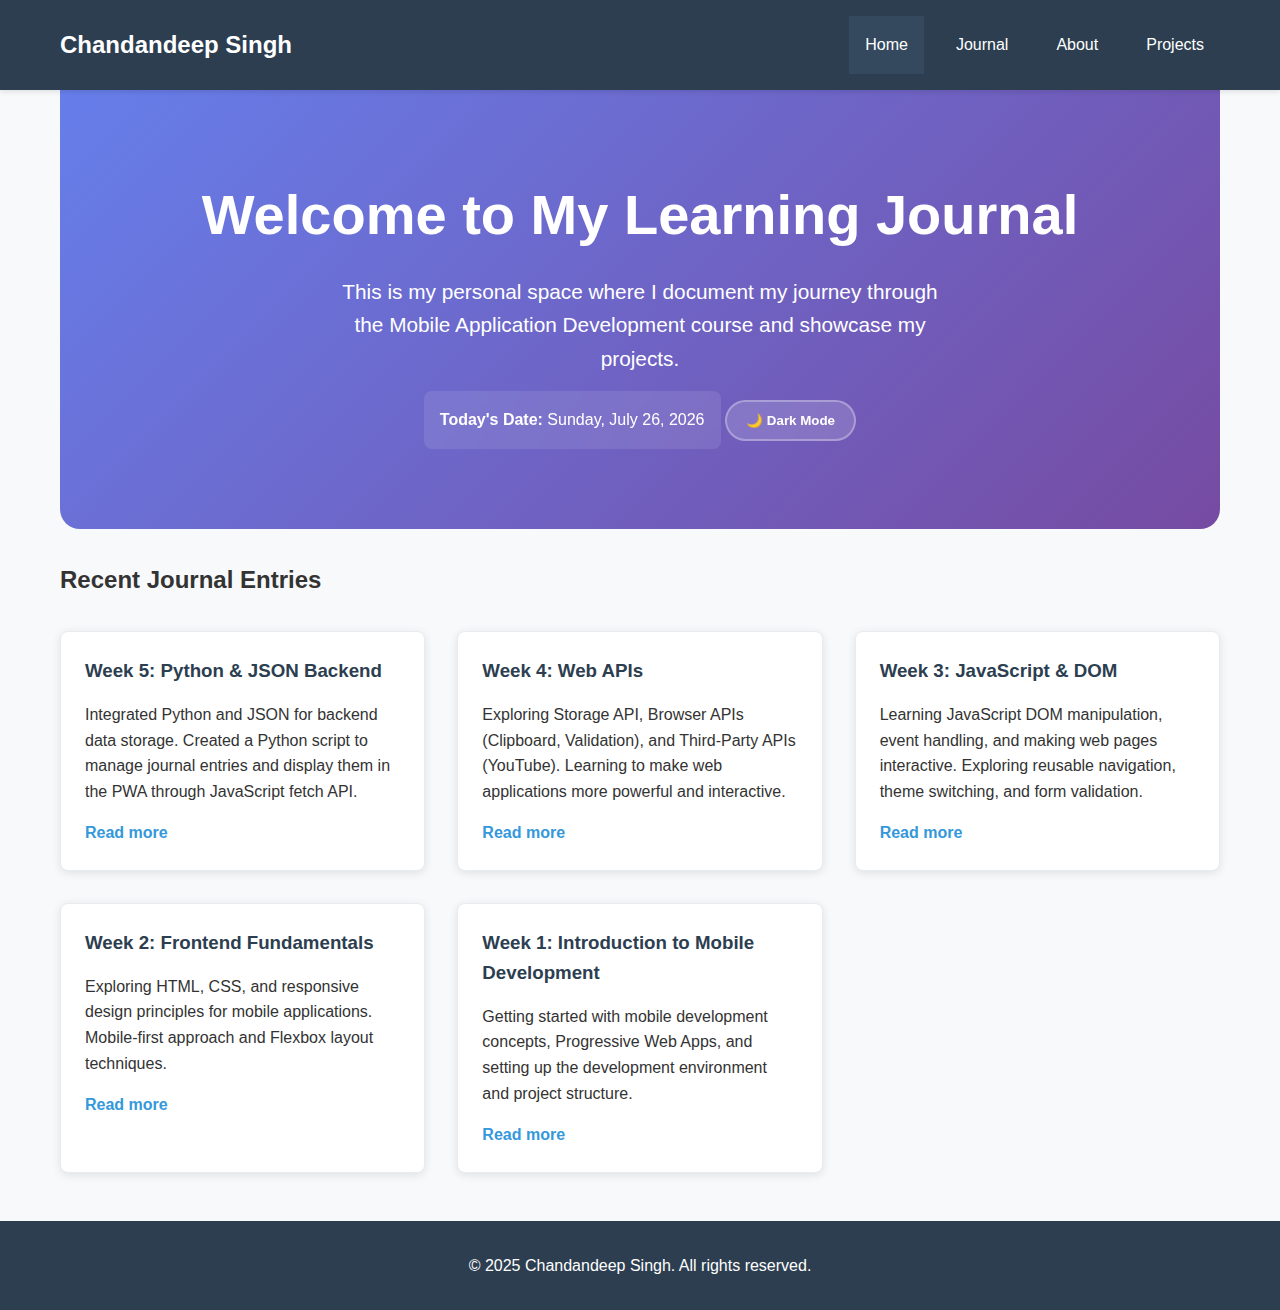
<file: index.html>
<!DOCTYPE html>
<html lang="en">
<head>
    <meta charset="UTF-8">
    <meta name="viewport" content="width=device-width, initial-scale=1.0">
    <title>Chandandeep Singh - Learning Journal</title>
    <link rel="stylesheet" href="css/style.css">
</head>
<body>
    <!-- Navigation will be inserted here by JavaScript -->
    
    <main class="container">
        <section class="hero">
            <h1>Welcome to My Learning Journal</h1>
            <p>This is my personal space where I document my journey through the Mobile Application Development course and showcase my projects.</p>
            <div class="live-date">
                <strong>Today's Date:</strong> <span id="live-date"></span>
            </div>
            <button id="theme-toggle" class="theme-btn">🌙 Dark Mode</button>
        </section>

        <section class="recent-posts">
            <h2>Recent Journal Entries</h2>
            <div class="posts-grid">

                
                <!-- Week 5: Python & JSON Backend (NEWEST) -->
                <article class="post-card">
                    <h3>Week 5: Python & JSON Backend</h3>
                    <p>Integrated Python and JSON for backend data storage. Created a Python script to manage journal entries and display them in the PWA through JavaScript fetch API.</p>
                    <a href="journal.html">Read more</a>
                </article>

                
                 <article class="post-card">
                    <h3>Week 4: Web APIs</h3>
                    <p>Exploring Storage API, Browser APIs (Clipboard, Validation), and Third-Party APIs (YouTube). Learning to make web applications more powerful and interactive.</p>
                    <a href="journal.html">Read more</a>
                </article>

                <article class="post-card">
                    <h3>Week 3: JavaScript & DOM</h3>
                    <p>Learning JavaScript DOM manipulation, event handling, and making web pages interactive. Exploring reusable navigation, theme switching, and form validation.</p>
                    <a href="journal.html">Read more</a>
                </article>
                <article class="post-card">
                    <h3>Week 2: Frontend Fundamentals</h3>
                    <p>Exploring HTML, CSS, and responsive design principles for mobile applications. Mobile-first approach and Flexbox layout techniques.</p>
                    <a href="journal.html">Read more</a>
                </article>
                <article class="post-card">
                    <h3>Week 1: Introduction to Mobile Development</h3>
                    <p>Getting started with mobile development concepts, Progressive Web Apps, and setting up the development environment and project structure.</p>
                    <a href="journal.html">Read more</a>
                </article>
            </div>
        </section>
    </main>

    <footer class="footer">
        <p>&copy; 2025 Chandandeep Singh. All rights reserved.</p>
    </footer>

  <!-- ALL THE JS FILES - IN CORRECT ORDER -->
<script src="js/storage.js"></script>
<script src="js/browser.js"></script>
<script src="js/thirdparty.js"></script>
<script src="js/script.js"></script>

</body>
</html>
</file>
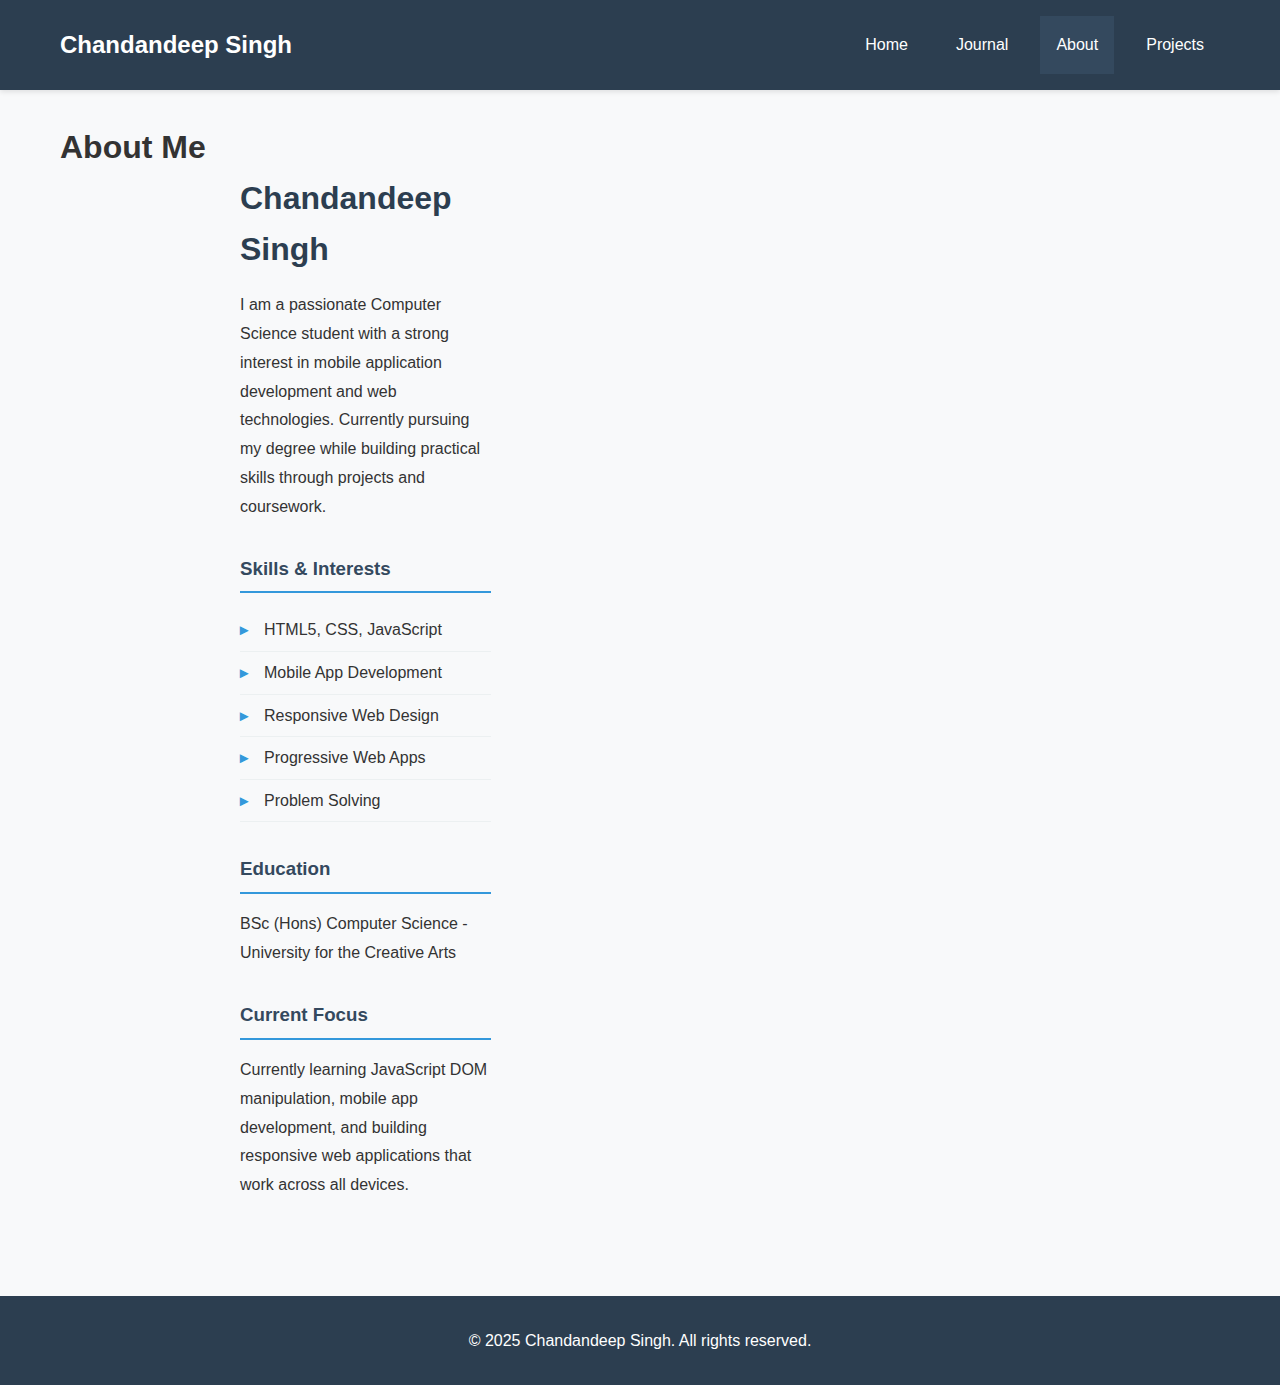
<file: about.html>
<!DOCTYPE html>
<html lang="en">
<head>
    <meta charset="UTF-8">
    <meta name="viewport" content="width=device-width, initial-scale=1.0">
    <title>About - Chandandeep Singh</title>
    <link rel="stylesheet" href="css/style.css">
</head>
<body>
    <!-- Navigation will be inserted here by JavaScript -->

    <main class="container">
        <section class="about-section">
            <h1>About Me</h1>
            
            <div class="about-content">
                <div class="about-text">
                    <h2>Chandandeep Singh</h2>
                    <p>I am a passionate Computer Science student with a strong interest in mobile application development and web technologies. Currently pursuing my degree while building practical skills through projects and coursework.</p>
                    
                    <h3>Skills & Interests</h3>
                    <ul class="skills-list">
                        <li>HTML5, CSS, JavaScript</li>
                        <li>Mobile App Development</li>
                        <li>Responsive Web Design</li>
                        <li>Progressive Web Apps</li>
                        <li>Problem Solving</li>
                    </ul>
                    
                    <h3>Education</h3>
                    <p>BSc (Hons) Computer Science - University for the Creative Arts</p>
                    
                    <h3>Current Focus</h3>
                    <p>Currently learning JavaScript DOM manipulation, mobile app development, and building responsive web applications that work across all devices.</p>
                </div>
            </div>
        </section>
    </main>

    <footer class="footer">
        <p>&copy; 2025 Chandandeep Singh. All rights reserved.</p>
    </footer>

  <!-- ALL THE JS FILES - IN CORRECT ORDER -->
<script src="js/storage.js"></script>
<script src="js/browser.js"></script>
<script src="js/thirdparty.js"></script>
<script src="js/script.js"></script>

</body>
</html>
</file>
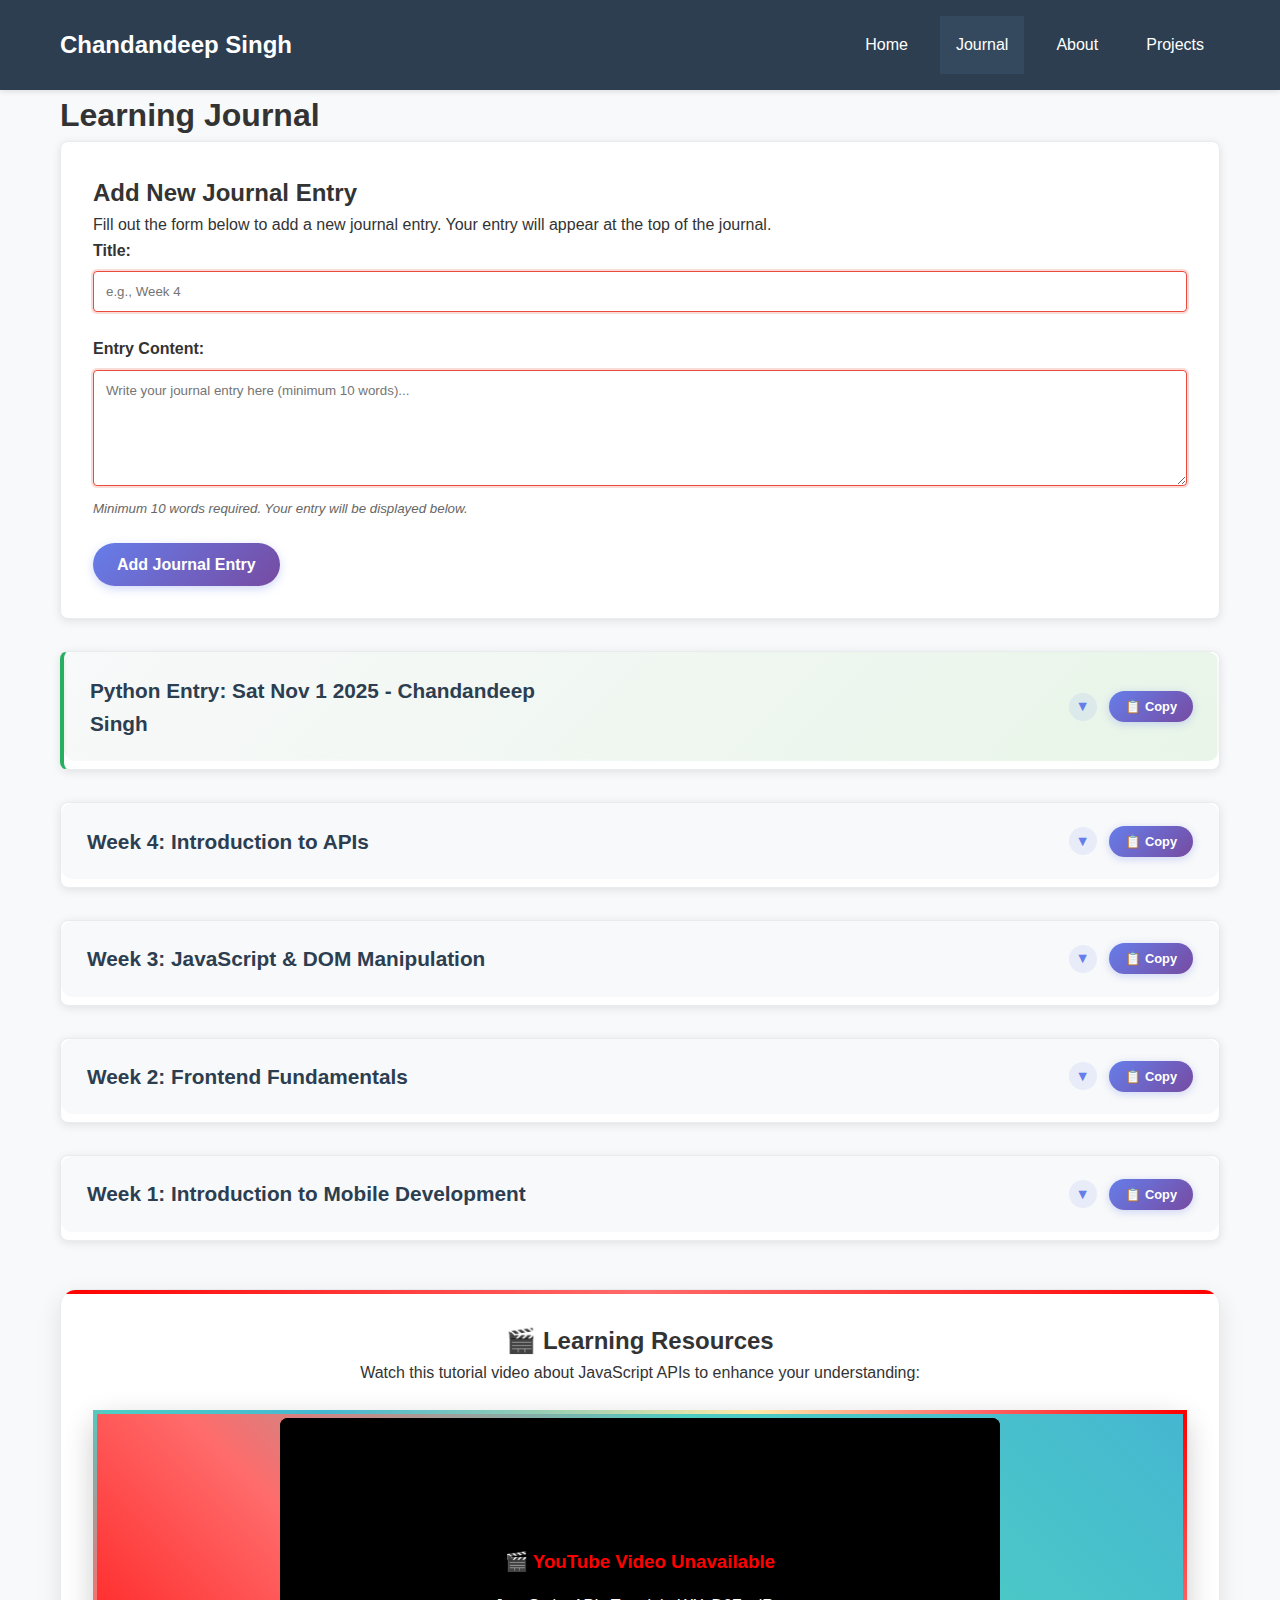
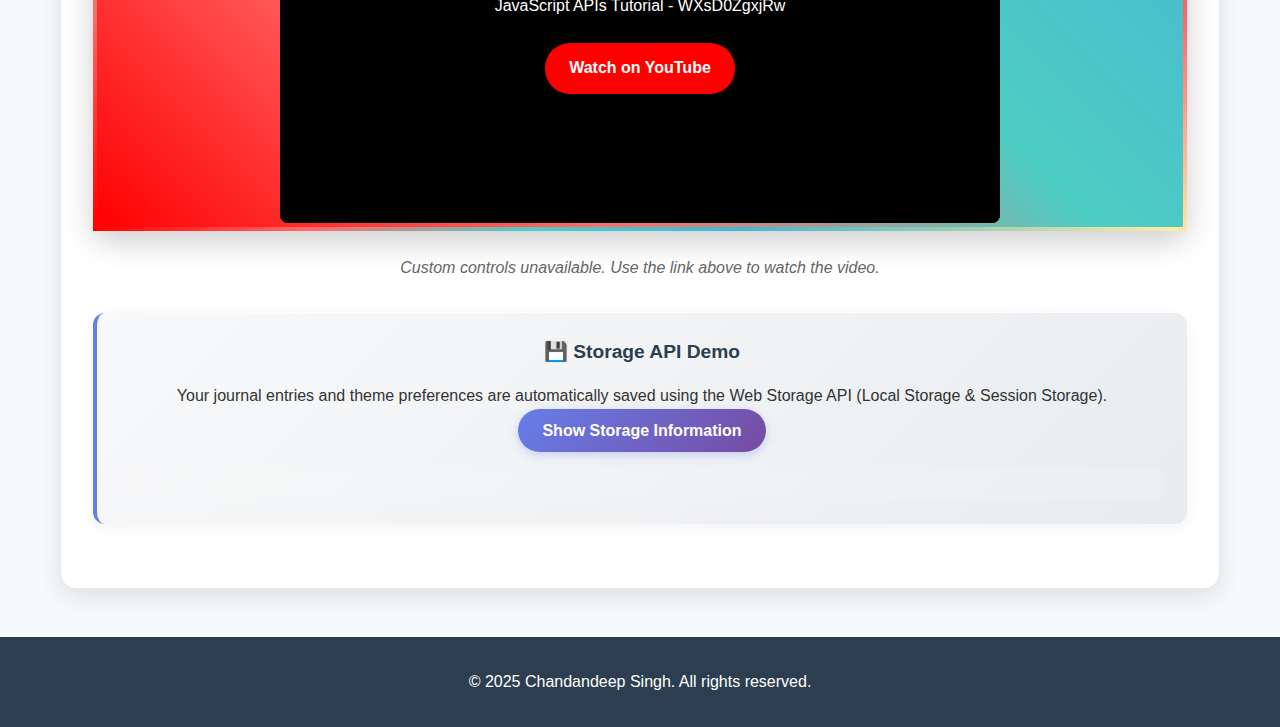
<file: journal.html>
<!DOCTYPE html>
<html lang="en">
<head>
    <meta charset="UTF-8">
    <meta name="viewport" content="width=device-width, initial-scale=1.0">
    <title>Journal - Chandandeep Singh</title>
    <link rel="stylesheet" href="css/style.css">
</head>
<body>
    <!-- Navigation will be inserted here by JavaScript -->
    
     
    <main class="container">
        <h1>Learning Journal</h1>
        
        <!-- New Journal Entry Form -->
        <section class="journal-form-section">
            <h2>Add New Journal Entry</h2>
            <p class="form-description">Fill out the form below to add a new journal entry. Your entry will appear at the top of the journal.</p>
            <form id="journal-form">
                <div class="form-group">
                    <label for="journal-title">Title:</label>
                    <input type="text" id="journal-title" name="title" placeholder="e.g., Week 4" required>
                </div>
                <div class="form-group">
                    <label for="journal-entry">Entry Content:</label>
                    <textarea id="journal-entry" name="entry" rows="6" 
                              placeholder="Write your journal entry here (minimum 10 words)..." 
                              required></textarea>
                    <small>Minimum 10 words required. Your entry will be displayed below.</small>
                </div>
                <button type="submit" class="btn-primary">Add Journal Entry</button>
            </form>
        </section>
        
<!-- Journal Entries Container - NEWEST FIRST -->
<div id="journal-entries-container">
    <!-- Week 4 Entry (NEWEST) - NO DELETE BUTTON -->
    <article class="journal-entry collapsible">
        <div class="collapsible-header">
            <h2>Week 4: Introduction to APIs</h2>
            <div class="entry-actions">
                <span class="toggle-icon">▼</span>
            </div>
        </div>
        <div class="collapsible-content">
            <div class="entry-meta">October 2025</div>   
            <h3>Which Storage, Browser, and Third-Party APIs did you choose, and why?</h3>
            <p><strong>Storage API:</strong> Enhanced local storage for journal entries and theme choices, including Session Storage as a backup option. It was chosen for its simplicity and widespread browser support.</p>
            <p><strong>Browser API:</strong> Clipboard API for copying journal entries and improved Validation API for form validation. These considerably improve the overall user experience.</p>
            <p><strong>Third-Party API:</strong> The YouTube Player API allows you to connect with educational videos. We choose video content since it improves the learning experience.</p>
            
            <h3>How did you integrate each API with DOM manipulation?</h3>
            <p><strong>Storage API:</strong> localStorage.setItem() saves data and then dynamically builds DOM elements on load.</p>
            <p><strong>Clipboard API:</strong> Added copy buttons to journal entries that use navigator.clipboard.writeText() and provide visual feedback.</p>
            <p><strong>YouTube API:</strong> YT.Player() generates embedded video, custom buttons manage player using API functions.</p>
            
            <h3>What challenges did you encounter, and how did you solve them?</h3>
            <p><strong>Clipboard API permissions:</strong> Some browsers require a secure context (HTTPS). Error handling and backup messages were included.</p>
            <p><strong>YouTube API loading:</strong> The API script needed to load before being initialised. I used the onYouTubeIframeAPIReady callback.</p>
            <p><strong>Overlapping buttons:</strong> Stop button moved off-screen; corrected with CSS Grid and responsive layouts.</p>
            
            <h3>In what ways do these APIs improve your Learning Journal PWA?</h3>
            <p><strong>Persistence:</strong> When the browser is closed, users' entries and preferences are saved.</p>
            <p><strong>Usability:</strong> One-click copying and quick form response.</p>
            <p><strong>Rich Content:</strong> Video integration improves learning.</p>
            <p><strong>Professional appearance:</strong> Native app experience with smooth interactions.</p>
        </div>
    </article>

    <!-- Week 3 Entry - NO DELETE BUTTON -->
    <article class="journal-entry collapsible">
        <div class="collapsible-header">
            <h2>Week 3: JavaScript & DOM Manipulation</h2>
            <div class="entry-actions">
                <span class="toggle-icon">▼</span>
            </div>
        </div>
        <div class="collapsible-content">
            <div class="entry-meta">October 2025</div>   
            <h3>Which DOM selection methods did you use, and why did you choose them?</h3>
            <p>I used getElementById() for single items such as the live date and theme toggle because it is quick and precise. Due to its flexibility and ability to take CSS selectors, I also utilised querySelectorAll() for many items, such as collapsable sections.</p>
            
            <h3>What was the most challenging part about linking JavaScript with your HTML?</h3>
            <p>The most difficult aspect was ensuring that the JavaScript loaded at the appropriate time and that all DOM elements were available when the scripts attempted to access them. This timing issue was resolved by using the DOMContentLoaded event.</p>
            
            <h3>How did you test and debug your JavaScript code?</h3>
            <p>I used browser developer tools extensively, including console.log for debugging data, the Elements tab for checking DOM structure, and for myself testing all interactive features on various screen sizes to verify responsiveness.</p>
        </div>
    </article>

    <!-- Week 2 Entry - NO DELETE BUTTON -->
    <article class="journal-entry collapsible">
        <div class="collapsible-header">
            <h2>Week 2: Frontend Fundamentals</h2>
            <div class="entry-actions">
                <span class="toggle-icon">▼</span>
            </div>
        </div>
        <div class="collapsible-content">
            <div class="entry-meta">October 2025</div> 
            <h3>Mobile-First Design Approach</h3>
            <p>I began by designing with mobile devices in mind, utilising a layout with one column that eventually expands on larger screens. This method ensured that the essential content and functionality worked flawlessly on reduced viewports.</p>
            
            <h3>Most Useful HTML/CSS Concept</h3>
            <p>The CSS Flexbox concept was the most helpful one I used to create responsive layout structures and navigation. With Flexbox, creating flexible components that adjust to various screen sizes without requiring intricate computations was simple.</p>
            
            <h3>Most Challenging Aspect</h3>
            <p>The hardest things for me were choosing a breakpoint and media queries. To enable smooth transitions between layouts, the ideal breakpoints for various devices needed to be tested and adjusted.</p>
        </div>
    </article>

    <!-- Week 1 Entry (OLDEST) - NO DELETE BUTTON -->
    <article class="journal-entry collapsible">
        <div class="collapsible-header">
            <h2>Week 1: Introduction to Mobile Development</h2>
            <div class="entry-actions">
                <span class="toggle-icon">▼</span>
            </div>
        </div>
        <div class="collapsible-content">
            <div class="entry-meta">September 2025</div>
            <p>Initial setup and understanding of Progressive Web Apps. Learned about the course structure and project requirements. Explored the basics of HTML and CSS for creating responsive web layouts.</p>
            
            <h3>Key Learnings</h3>
            <p>Understood the importance of Progressive Web Apps in modern web development and how they bridge the gap between web and mobile applications. Learned about the project requirements for the Learning Journal PWA.</p>
            
            <h3>Setup Process</h3>
            <p>Set up the initial project structure with proper folder organization, created the basic HTML pages, and established the GitHub repository for version control.</p>
        </div>
    </article>
</div>

 <!-- Enhanced YouTube API Section -->
<section class="youtube-section">
    <h2>🎬 Learning Resources</h2>
    <p>Watch this tutorial video about JavaScript APIs to enhance your understanding:</p>
    
    <div class="youtube-player-container">
        <div id="youtube-player"></div>
    </div>
    
    <div id="youtube-controls">
        <!-- Enhanced controls will be added by JavaScript -->
    </div>
    
    <div class="storage-demo">
        <h4>💾 Storage API Demo</h4>
        <p>Your journal entries and theme preferences are automatically saved using the Web Storage API (Local Storage & Session Storage).</p>
        <button onclick="showStorageInfo()" class="btn-primary">Show Storage Information</button>
        <div id="storage-info" style="margin-top: 1rem; padding: 1rem; background: rgba(255,255,255,0.1); border-radius: 8px;"></div>
    </div>
  </section>
</main>


    <footer class="footer">
        <p>&copy; 2025 Chandandeep Singh. All rights reserved.</p>
    </footer>

<!-- ALL THE JS FILES - IN CORRECT ORDER -->
<script src="js/storage.js"></script>
<script src="js/browser.js"></script>
<script src="js/thirdparty.js"></script>
<script src="js/script.js"></script>

</body>
</html>
</file>
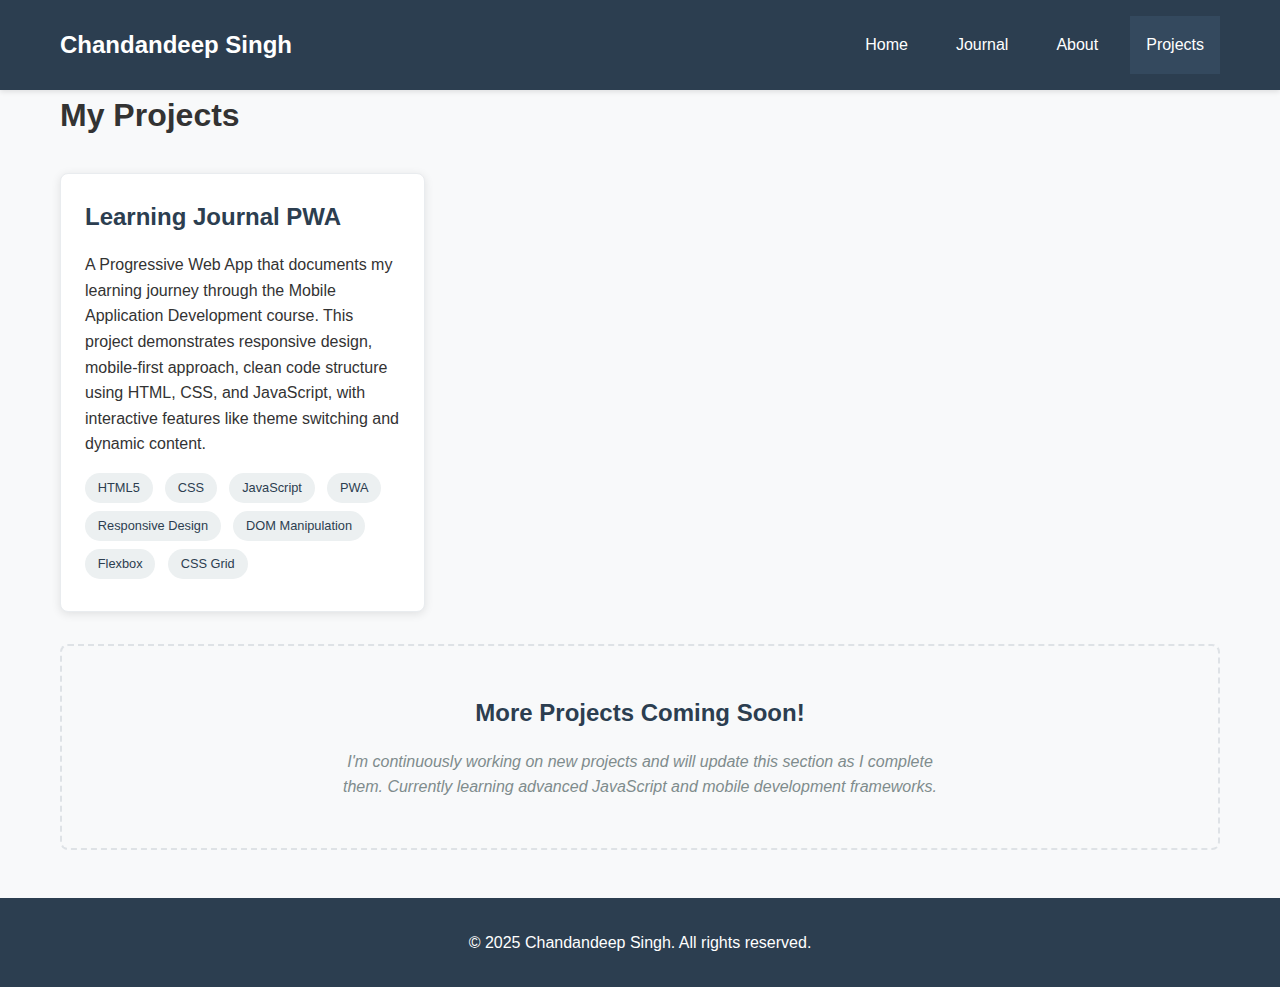
<file: projects.html>
<!DOCTYPE html>
<html lang="en">
<head>
    <meta charset="UTF-8">
    <meta name="viewport" content="width=device-width, initial-scale=1.0">
    <title>Projects - Chandandeep Singh</title>
    <link rel="stylesheet" href="css/style.css">
</head>
<body>
    <!-- Navigation will be inserted here by JavaScript -->

    <main class="container">
        <h1>My Projects</h1>
        
        <div class="projects-grid">
            <article class="project-card">
                <h2>Learning Journal PWA</h2>
                <p>A Progressive Web App that documents my learning journey through the Mobile Application Development course. This project demonstrates responsive design, mobile-first approach, clean code structure using HTML, CSS, and JavaScript, with interactive features like theme switching and dynamic content.</p>
                <div class="tech-stack">
                    <span class="tech-tag">HTML5</span>
                    <span class="tech-tag">CSS</span>
                    <span class="tech-tag">JavaScript</span>
                    <span class="tech-tag">PWA</span>
                    <span class="tech-tag">Responsive Design</span>
                    <span class="tech-tag">DOM Manipulation</span>
                    <span class="tech-tag">Flexbox</span>
                    <span class="tech-tag">CSS Grid</span>
                </div>
            </article>
        </div>

        <div class="coming-soon">
            <h3>More Projects Coming Soon!</h3>
            <p>I'm continuously working on new projects and will update this section as I complete them. Currently learning advanced JavaScript and mobile development frameworks.</p>
        </div>
    </main>

    <footer class="footer">
        <p>&copy; 2025 Chandandeep Singh. All rights reserved.</p>
    </footer>

   <!-- ALL THE JS FILES - IN CORRECT ORDER -->
<script src="js/storage.js"></script>
<script src="js/browser.js"></script>
<script src="js/thirdparty.js"></script>
<script src="js/script.js"></script>

</body>
</html>
</file>
<file: css/style.css>
/* Reset and base styles */
* {
    margin: 0;
    padding: 0;
    box-sizing: border-box;
}

:root {
    --bg-color: #f8f9fa;
    --text-color: #333;
    --card-bg: white;
    --nav-bg: #2c3e50;
    --footer-bg: #2c3e50;
    --hero-bg: linear-gradient(135deg, #667eea 0%, #764ba2 100%);
}

body {
    font-family: 'Segoe UI', Tahoma, Geneva, Verdana, sans-serif;
    line-height: 1.6;
    color: var(--text-color);
    background-color: var(--bg-color);
    transition: background-color 0.3s, color 0.3s;
}

.container {
    max-width: 1200px;
    margin: 0 auto;
    padding: 0 20px;
}

/* ===== NAVIGATION STYLES ===== */
.navbar {
    background-color: var(--nav-bg);
    padding: 1rem 0;
    box-shadow: 0 2px 5px rgba(0,0,0,0.1);
    position: relative;
}

.nav-container {
    max-width: 1200px;
    margin: 0 auto;
    padding: 0 20px;
    display: flex;
    justify-content: space-between;
    align-items: center;
}

.nav-logo {
    color: white;
    font-size: 1.5rem;
    font-weight: bold;
    text-decoration: none;
}

.nav-logo:hover {
    opacity: 0.8;
}

.nav-toggle {
    display: none;
}

.nav-toggle-label {
    display: none;
    flex-direction: column;
    cursor: pointer;
    padding: 5px;
}

.nav-toggle-label span {
    width: 25px;
    height: 3px;
    background: white;
    margin: 3px 0;
    transition: 0.3s;
}

.nav-menu {
    list-style: none;
    display: flex;
    gap: 0;
}

.nav-menu li {
    margin: 0;
}

.nav-menu a {
    color: white;
    text-decoration: none;
    padding: 1rem;
    display: block;
    transition: background-color 0.3s;
}

.nav-menu a:hover,
.nav-menu a.active {
    background-color: #34495e;
}

/* ===== HERO SECTION ===== */
.hero {
    text-align: center;
    padding: 3rem 1rem;
    background: var(--hero-bg);
    color: white;
    margin-bottom: 2rem;
    border-radius: 0 0 20px 20px;
}

.hero h1 {
    font-size: 2.5rem;
    margin-bottom: 1rem;
}

.hero p {
    font-size: 1.2rem;
    max-width: 600px;
    margin: 0 auto;
}

/* ===== GRID LAYOUTS ===== */
.posts-grid,
.projects-grid {
    display: grid;
    gap: 2rem;
    margin: 2rem 0;
}

.post-card,
.project-card {
    background: var(--card-bg);
    padding: 1.5rem;
    border-radius: 8px;
    box-shadow: 0 2px 10px rgba(0,0,0,0.1);
    transition: transform 0.3s, box-shadow 0.3s;
    border: 1px solid #e9ecef;
}

.post-card:hover,
.project-card:hover {
    transform: translateY(-5px);
    box-shadow: 0 5px 20px rgba(0,0,0,0.15);
}

.post-card h3,
.project-card h2 {
    color: #2c3e50;
    margin-bottom: 1rem;
}

.post-card a,
.project-card a {
    color: #3498db;
    text-decoration: none;
    font-weight: bold;
    display: inline-block;
    margin-top: 1rem;
}

.post-card a:hover,
.project-card a:hover {
    text-decoration: underline;
}

/* ===== ABOUT SECTION ===== */
.about-section {
    padding: 2rem 0;
}

.about-content {
    max-width: 800px;
    margin: 0 auto;
}

.about-text h2 {
    color: #2c3e50;
    margin-bottom: 1rem;
    font-size: 2rem;
}

.about-text h3 {
    color: #34495e;
    margin: 2rem 0 1rem 0;
    border-bottom: 2px solid #3498db;
    padding-bottom: 0.5rem;
}

.about-text p {
    margin-bottom: 1rem;
    line-height: 1.8;
}

/* ===== JOURNAL ENTRY STYLES ===== */
.journal-entry {
    background: var(--card-bg);
    padding: 0;
    border-radius: 8px;
    box-shadow: 0 2px 10px rgba(0,0,0,0.1);
    margin-bottom: 2rem;
    border: 1px solid #e9ecef;
}

.entry-meta {
    color: #7f8c8d;
    font-style: italic;
    margin-bottom: 1rem;
    padding: 0 1rem;
}

.journal-entry h2 {
    color: #2c3e50;
    margin-bottom: 1rem;
}

.journal-entry h3 {
    color: #34495e;
    margin: 1.5rem 0 1rem 0;
}

.journal-entry p {
    margin-bottom: 1rem;
    line-height: 1.7;
}

.journal-entry code {
    background: #f8f9fa;
    padding: 0.2rem 0.4rem;
    border-radius: 3px;
    font-family: 'Courier New', monospace;
    color: #e83e8c;
}

/* ===== SKILLS LIST ===== */
.skills-list {
    list-style: none;
    margin: 1rem 0;
}

.skills-list li {
    padding: 0.5rem 0;
    border-bottom: 1px solid #ecf0f1;
    position: relative;
    padding-left: 1.5rem;
}

.skills-list li:before {
    content: "▸ ";
    color: #3498db;
    position: absolute;
    left: 0;
    font-weight: bold;
}

/* ===== TECHNOLOGY TAGS ===== */
.tech-stack {
    margin-top: 1rem;
}

.tech-tag {
    display: inline-block;
    background: #ecf0f1;
    color: #2c3e50;
    padding: 0.3rem 0.8rem;
    border-radius: 20px;
    font-size: 0.8rem;
    margin-right: 0.5rem;
    margin-bottom: 0.5rem;
    font-weight: 500;
}

/* ===== FOOTER ===== */
.footer {
    background-color: var(--footer-bg);
    color: white;
    text-align: center;
    padding: 2rem 0;
    margin-top: 3rem;
}

/* ===== DARK THEME STYLES ===== */
.dark-theme {
    --bg-color: #1a1a1a;
    --text-color: #ffffff;
    --card-bg: #2d2d2d;
    --nav-bg: #1a1a1a;
    --footer-bg: #1a1a1a;
    --hero-bg: linear-gradient(135deg, #2c3e50 0%, #34495e 100%);
}

.dark-theme .post-card,
.dark-theme .project-card,
.dark-theme .journal-entry {
    border-color: #404040;
}

.dark-theme .post-card h3,
.dark-theme .project-card h2,
.dark-theme .journal-entry h2,
.dark-theme .journal-entry h3,
.dark-theme .about-text h2,
.dark-theme .about-text h3 {
    color: #ffffff;
}

.dark-theme .tech-tag {
    background: #404040;
    color: #ffffff;
}

.dark-theme .skills-list li {
    border-bottom-color: #404040;
}

.dark-theme .journal-entry code {
    background: #2d2d2d;
    color: #ff7bac;
}

/* ===== FORM STYLES ===== */
.journal-form-section {
    background: var(--card-bg);
    padding: 2rem;
    border-radius: 8px;
    box-shadow: 0 2px 10px rgba(0,0,0,0.1);
    margin-bottom: 2rem;
    border: 1px solid #e9ecef;
}

.dark-theme .journal-form-section {
    border-color: #404040;
}

.form-group {
    margin-bottom: 1.5rem;
}

.form-group label {
    display: block;
    margin-bottom: 0.5rem;
    font-weight: bold;
    color: var(--text-color);
}

.form-group input,
.form-group textarea {
    width: 100%;
    padding: 0.75rem;
    border: 1px solid #ddd;
    border-radius: 4px;
    font-family: inherit;
    background: var(--card-bg);
    color: var(--text-color);
    transition: border-color 0.3s;
}

.form-group input:focus,
.form-group textarea:focus {
    outline: none;
    border-color: #3498db;
    box-shadow: 0 0 0 2px rgba(52, 152, 219, 0.2);
}

.dark-theme .form-group input,
.dark-theme .form-group textarea {
    border-color: #555;
}

.form-group small {
    color: #666;
    font-style: italic;
    display: block;
    margin-top: 0.25rem;
}

.dark-theme .form-group small {
    color: #aaa;
}

/* ===== ENHANCED BUTTON DESIGNS ===== */

/* Improved Copy Button */
.copy-btn {
    background: linear-gradient(135deg, #667eea 0%, #764ba2 100%);
    color: white;
    border: none;
    padding: 0.5rem 1rem;
    border-radius: 20px;
    cursor: pointer;
    font-size: 0.8rem;
    font-weight: 600;
    transition: all 0.3s ease;
    box-shadow: 0 2px 8px rgba(102, 126, 234, 0.3);
    display: flex;
    align-items: center;
    gap: 0.4rem;
    flex-shrink: 0;
    white-space: nowrap;
}

.copy-btn:hover {
    transform: translateY(-2px);
    box-shadow: 0 4px 12px rgba(102, 126, 234, 0.4);
    background: linear-gradient(135deg, #764ba2 0%, #667eea 100%);
}

.copy-btn:active {
    transform: translateY(0);
}

.dark-theme .copy-btn {
    background: linear-gradient(135deg, #3498db 0%, #2c3e50 100%);
    box-shadow: 0 2px 8px rgba(52, 152, 219, 0.3);
}

.dark-theme .copy-btn:hover {
    box-shadow: 0 4px 12px rgba(52, 152, 219, 0.4);
}

/* Enhanced Entry Actions Container */
.entry-actions {
    display: flex;
    align-items: center;
    gap: 0.8rem;
    margin-left: auto;
}

/* Improved Toggle Icon */
.toggle-icon {
    transition: transform 0.3s ease;
    font-size: 0.9rem;
    color: #667eea;
    background: rgba(102, 126, 234, 0.1);
    width: 28px;
    height: 28px;
    border-radius: 50%;
    display: flex;
    align-items: center;
    justify-content: center;
    margin-left: 1rem;
    flex-shrink: 0;
}

.collapsible-header.active .toggle-icon {
    transform: rotate(180deg);
    background: rgba(102, 126, 234, 0.2);
}

.dark-theme .toggle-icon {
    color: #3498db;
    background: rgba(52, 152, 219, 0.1);
}

.dark-theme .collapsible-header.active .toggle-icon {
    background: rgba(52, 152, 219, 0.2);
}

/* Enhanced Collapsible Header */
.collapsible-header {
    cursor: pointer;
    padding: 1.2rem 1.5rem;
    background: #f8f9fa;
    border-radius: 12px;
    margin-bottom: 0.5rem;
    display: flex;
    justify-content: space-between;
    align-items: center;
    transition: all 0.3s ease;
    border: 2px solid transparent;
    position: relative;
    overflow: hidden;
}

.collapsible-header::before {
    content: '';
    position: absolute;
    top: 0;
    left: -100%;
    width: 100%;
    height: 100%;
    background: linear-gradient(90deg, transparent, rgba(255,255,255,0.4), transparent);
    transition: left 0.5s ease;
}

.collapsible-header:hover::before {
    left: 100%;
}

.collapsible-header:hover {
    background: #e9ecef;
    border-color: #667eea;
    transform: translateY(-2px);
    box-shadow: 0 4px 15px rgba(0,0,0,0.1);
}

.collapsible-header.active {
    background: #e9ecef;
    border-radius: 12px 12px 0 0;
    margin-bottom: 0;
    border-color: #667eea;
}

.dark-theme .collapsible-header {
    background: #2d2d2d;
    border-color: #404040;
}

.dark-theme .collapsible-header:hover {
    background: #404040;
    border-color: #3498db;
}

.dark-theme .collapsible-header.active {
    background: #404040;
    border-color: #3498db;
}

/* Improved Journal Entry Title */
.journal-entry h2 {
    color: #2c3e50;
    margin: 0;
    font-size: 1.3rem;
    font-weight: 600;
    flex: 1;
}

.dark-theme .journal-entry h2 {
    color: #ffffff;
}

/* ===== HEADER SPACER ===== */
.header-spacer {
    flex: 1;
}

/* ===== FIXED COLLAPSIBLE CONTENT ===== */
.collapsible-content {
    display: none;
    padding: 2rem;
    background: var(--card-bg);
    border-radius: 0 0 12px 12px;
    border: 2px solid #e9ecef;
    border-top: none;
    margin-bottom: 2rem;
    animation: slideDown 0.3s ease;
}

.collapsible-header.active + .collapsible-content {
    display: block;
}

@keyframes slideDown {
    from {
        opacity: 0;
        transform: translateY(-10px);
    }
    to {
        opacity: 1;
        transform: translateY(0);
    }
}

.dark-theme .journal-entry .collapsible-content {
    border-color: #404040;
}

/* ===== YOUTUBE API SECTION ===== */
.youtube-section {
    margin: 3rem 0;
    padding: 2rem;
    background: var(--card-bg);
    border-radius: 16px;
    box-shadow: 0 8px 25px rgba(0,0,0,0.1);
    text-align: center;
    border: 1px solid #e9ecef;
    position: relative;
    overflow: hidden;
}

.youtube-section::before {
    content: '';
    position: absolute;
    top: 0;
    left: 0;
    right: 0;
    height: 4px;
    background: linear-gradient(90deg, #ff0000, #ff6b6b, #ff0000);
}

.dark-theme .youtube-section {
    border-color: #404040;
}

.youtube-player-container {
    margin: 1.5rem 0;
    display: flex;
    justify-content: center;
    border-radius: 12px;
    overflow: hidden;
    box-shadow: 0 10px 30px rgba(0,0,0,0.2);
    border: 4px solid;
    border-image: linear-gradient(45deg, #ff0000, #ff6b6b, #4ecdc4, #45b7d1, #96ceb4, #ffeaa7, #ff6b6b, #ff0000) 1;
    background: linear-gradient(45deg, #ff0000, #ff6b6b, #4ecdc4, #45b7d1);
    padding: 4px;
}

/* ===== YOUTUBE PLAYER FIXES ===== */
#youtube-player {
    width: 720px;
    height: 405px;
    background: #000;
    border-radius: 8px;
    display: block;
}

/* ===== FIXED YOUTUBE CONTROLS - NO OVERLAPPING ===== */
#youtube-controls {
    margin-top: 1.5rem;
    display: flex;
    justify-content: center;
    max-width: 600px;
    margin-left: auto;
    margin-right: auto;
    padding: 0 1rem;
}

.youtube-controls-grid {
    display: grid;
    grid-template-columns: repeat(5, 1fr);
    gap: 0.8rem;
    width: 100%;
    max-width: 500px;
}

.yt-control-btn {
    background: linear-gradient(135deg, #ff0000 0%, #cc0000 100%);
    color: white;
    border: none;
    padding: 0.8rem 0.5rem;
    border-radius: 25px;
    cursor: pointer;
    transition: all 0.3s ease;
    font-weight: 600;
    font-size: 0.9rem;
    box-shadow: 0 3px 10px rgba(255, 0, 0, 0.3);
    display: flex;
    align-items: center;
    gap: 0.5rem;
    justify-content: center;
    min-width: auto;
    min-height: 50px;
    flex: 1;
}

.yt-control-btn:hover {
    transform: translateY(-3px);
    box-shadow: 0 6px 15px rgba(255, 0, 0, 0.4);
    background: linear-gradient(135deg, #cc0000 0%, #ff0000 100%);
}

.yt-control-btn:active {
    transform: translateY(-1px);
}

/* Button color variations */
.pause-btn {
    background: linear-gradient(135deg, #3498db 0%, #2980b9 100%) !important;
    box-shadow: 0 3px 10px rgba(52, 152, 219, 0.3) !important;
}

.pause-btn:hover {
    box-shadow: 0 6px 15px rgba(52, 152, 219, 0.4) !important;
    background: linear-gradient(135deg, #2980b9 0%, #3498db 100%) !important;
}

.stop-btn {
    background: linear-gradient(135deg, #e74c3c 0%, #c0392b 100%) !important;
    box-shadow: 0 3px 10px rgba(231, 76, 60, 0.3) !important;
}

.stop-btn:hover {
    box-shadow: 0 6px 15px rgba(231, 76, 60, 0.4) !important;
    background: linear-gradient(135deg, #c0392b 0%, #e74c3c 100%) !important;
}

.mute-btn, .unmute-btn {
    background: linear-gradient(135deg, #95a5a6 0%, #7f8c8d 100%) !important;
    box-shadow: 0 3px 10px rgba(149, 165, 166, 0.3) !important;
}

.mute-btn:hover, .unmute-btn:hover {
    box-shadow: 0 6px 15px rgba(149, 165, 166, 0.4) !important;
    background: linear-gradient(135deg, #7f8c8d 0%, #95a5a6 100%) !important;
}

/* ===== STORAGE DEMO SECTION ===== */
.storage-demo {
    background: linear-gradient(135deg, #f8f9fa 0%, #e9ecef 100%);
    padding: 1.5rem;
    border-radius: 12px;
    margin: 2rem 0;
    border-left: 4px solid #667eea;
    box-shadow: 0 4px 15px rgba(0,0,0,0.05);
}

.dark-theme .storage-demo {
    background: linear-gradient(135deg, #2d2d2d 0%, #404040 100%);
    border-left-color: #3498db;
}

.storage-demo h4 {
    margin-bottom: 1rem;
    color: #2c3e50;
    font-size: 1.2rem;
}

.dark-theme .storage-demo h4 {
    color: #ffffff;
}

/* ===== BUTTON STYLES ===== */
.btn-primary {
    background: linear-gradient(135deg, #667eea 0%, #764ba2 100%);
    color: white;
    padding: 0.8rem 1.5rem;
    border: none;
    border-radius: 25px;
    cursor: pointer;
    font-size: 1rem;
    font-weight: 600;
    transition: all 0.3s ease;
    box-shadow: 0 3px 10px rgba(102, 126, 234, 0.3);
}

.btn-primary:hover {
    transform: translateY(-2px);
    box-shadow: 0 6px 15px rgba(102, 126, 234, 0.4);
    background: linear-gradient(135deg, #764ba2 0%, #667eea 100%);
}

.theme-btn {
    background: rgba(255,255,255,0.15);
    color: white;
    border: 2px solid rgba(255,255,255,0.3);
    padding: 0.7rem 1.2rem;
    border-radius: 25px;
    cursor: pointer;
    margin-top: 1rem;
    transition: all 0.3s ease;
    font-weight: 600;
    backdrop-filter: blur(10px);
}

.theme-btn:hover {
    background: rgba(255,255,255,0.25);
    border-color: rgba(255,255,255,0.5);
    transform: translateY(-2px);
}

/* ===== LIVE DATE STYLES ===== */
.live-date {
    margin-top: 1rem;
    padding: 1rem;
    background: rgba(255,255,255,0.1);
    border-radius: 8px;
    display: inline-block;
    backdrop-filter: blur(10px);
}

/* ===== COMING SOON SECTION ===== */
.coming-soon {
    text-align: center;
    padding: 3rem 2rem;
    background: #f8f9fa;
    border-radius: 8px;
    margin-top: 2rem;
    border: 2px dashed #dee2e6;
}

.dark-theme .coming-soon {
    background: #2d2d2d;
    border-color: #404040;
}

.coming-soon h3 {
    color: #2c3e50;
    margin-bottom: 1rem;
    font-size: 1.5rem;
}

.dark-theme .coming-soon h3 {
    color: #ffffff;
}

.coming-soon p {
    color: #7f8c8d;
    font-style: italic;
    max-width: 600px;
    margin: 0 auto;
    line-height: 1.6;
}

/* ===== ENHANCED FORM VALIDATION ===== */
.form-group input:invalid,
.form-group textarea:invalid {
    border-color: #e74c3c;
    box-shadow: 0 0 0 2px rgba(231, 76, 60, 0.2);
}

.form-group input:valid,
.form-group textarea:valid {
    border-color: #27ae60;
}

/* ===== EDIT BUTTON STYLES ===== */
.edit-btn {
    background: linear-gradient(135deg, #f39c12 0%, #e67e22 100%);
    color: white;
    border: none;
    padding: 0.5rem 1rem;
    border-radius: 20px;
    cursor: pointer;
    font-size: 0.8rem;
    font-weight: 600;
    transition: all 0.3s ease;
    box-shadow: 0 2px 8px rgba(243, 156, 18, 0.3);
    display: flex;
    align-items: center;
    gap: 0.4rem;
    flex-shrink: 0;
    white-space: nowrap;
}

.edit-btn:hover {
    transform: translateY(-2px);
    box-shadow: 0 4px 12px rgba(243, 156, 18, 0.4);
    background: linear-gradient(135deg, #e67e22 0%, #f39c12 100%);
}

.edit-btn:active {
    transform: translateY(0);
}

.dark-theme .edit-btn {
    background: linear-gradient(135deg, #d35400 0%, #e67e22 100%);
    box-shadow: 0 2px 8px rgba(231, 126, 34, 0.3);
}

.dark-theme .edit-btn:hover {
    box-shadow: 0 4px 12px rgba(231, 126, 34, 0.4);
}

/* Edit Mode Styles */
.edit-mode .journal-entry h2 {
    border: 2px dashed #3498db;
    padding: 0.5rem;
    border-radius: 4px;
    background: rgba(52, 152, 219, 0.1);
}

.edit-mode .entry-content {
    border: 2px dashed #27ae60;
    padding: 1rem;
    border-radius: 4px;
    background: rgba(39, 174, 96, 0.1);
    margin-top: 1rem;
}

/* ===== ENHANCED DELETE BUTTON STYLES ===== */
.delete-btn {
    background: linear-gradient(135deg, #e74c3c 0%, #c0392b 100%);
    color: white;
    border: none;
    padding: 0.7rem 1.5rem;
    border-radius: 25px;
    cursor: pointer;
    font-size: 0.9rem;
    font-weight: 600;
    transition: all 0.4s cubic-bezier(0.25, 0.46, 0.45, 0.94);
    box-shadow: 0 4px 15px rgba(231, 76, 60, 0.3);
    display: flex;
    align-items: center;
    gap: 0.5rem;
    position: relative;
    overflow: hidden;
    margin-top: 1.5rem;
    border: 2px solid transparent;
}

.delete-btn::before {
    content: '';
    position: absolute;
    top: 0;
    left: -100%;
    width: 100%;
    height: 100%;
    background: linear-gradient(90deg, transparent, rgba(255,255,255,0.3), transparent);
    transition: left 0.6s ease;
}

.delete-btn:hover::before {
    left: 100%;
}

.delete-btn:hover {
    transform: translateY(-3px) scale(1.05);
    box-shadow: 0 8px 25px rgba(231, 76, 60, 0.5);
    background: linear-gradient(135deg, #c0392b 0%, #e74c3c 100%);
    border-color: rgba(255,255,255,0.2);
}

.delete-btn:active {
    transform: translateY(-1px) scale(1.02);
    box-shadow: 0 4px 15px rgba(231, 76, 60, 0.4);
}

.delete-btn:focus {
    outline: none;
    box-shadow: 0 0 0 3px rgba(231, 76, 60, 0.4);
}

/* Loading/Processing state */
.delete-btn.processing {
    background: linear-gradient(135deg, #95a5a6 0%, #7f8c8d 100%);
    cursor: not-allowed;
    transform: none;
    box-shadow: 0 2px 8px rgba(149, 165, 166, 0.3);
}

.delete-btn.processing::before {
    animation: shimmer 1.5s infinite;
}

@keyframes shimmer {
    0% { left: -100%; }
    100% { left: 100%; }
}

/* Success state (after deletion) */
.delete-btn.success {
    background: linear-gradient(135deg, #27ae60 0%, #229954 100%);
    box-shadow: 0 4px 15px rgba(39, 174, 96, 0.3);
}

/* Dark theme adjustments */
.dark-theme .delete-btn {
    background: linear-gradient(135deg, #c0392b 0%, #e74c3c 100%);
    box-shadow: 0 4px 15px rgba(192, 57, 43, 0.4);
}

.dark-theme .delete-btn:hover {
    background: linear-gradient(135deg, #e74c3c 0%, #c0392b 100%);
    box-shadow: 0 8px 25px rgba(192, 57, 43, 0.6);
}

/* Confirmation dialog styles */
.delete-confirmation {
    position: fixed;
    top: 0;
    left: 0;
    width: 100%;
    height: 100%;
    background: rgba(0,0,0,0.7);
    display: flex;
    justify-content: center;
    align-items: center;
    z-index: 1000;
    backdrop-filter: blur(5px);
}

.confirmation-dialog {
    background: var(--card-bg);
    padding: 2rem;
    border-radius: 16px;
    box-shadow: 0 20px 60px rgba(0,0,0,0.3);
    max-width: 400px;
    width: 90%;
    text-align: center;
    border: 2px solid #e74c3c;
    animation: slideUp 0.3s ease;
}

@keyframes slideUp {
    from {
        opacity: 0;
        transform: translateY(30px) scale(0.9);
    }
    to {
        opacity: 1;
        transform: translateY(0) scale(1);
    }
}

.confirmation-dialog h3 {
    color: #e74c3c;
    margin-bottom: 1rem;
    font-size: 1.3rem;
}

.confirmation-dialog p {
    color: var(--text-color);
    margin-bottom: 2rem;
    line-height: 1.6;
}

.confirmation-actions {
    display: flex;
    gap: 1rem;
    justify-content: center;
}

.confirm-delete-btn {
    background: linear-gradient(135deg, #e74c3c 0%, #c0392b 100%);
    color: white;
    border: none;
    padding: 0.8rem 1.5rem;
    border-radius: 20px;
    cursor: pointer;
    font-weight: 600;
    transition: all 0.3s ease;
    flex: 1;
}

.confirm-delete-btn:hover {
    transform: translateY(-2px);
    box-shadow: 0 6px 20px rgba(231, 76, 60, 0.4);
}

.cancel-delete-btn {
    background: linear-gradient(135deg, #95a5a6 0%, #7f8c8d 100%);
    color: white;
    border: none;
    padding: 0.8rem 1.5rem;
    border-radius: 20px;
    cursor: pointer;
    font-weight: 600;
    transition: all 0.3s ease;
    flex: 1;
}

.cancel-delete-btn:hover {
    transform: translateY(-2px);
    box-shadow: 0 6px 20px rgba(149, 165, 166, 0.4);
}

/* ===== RESPONSIVE STYLES ===== */

/* Mobile Styles */
@media screen and (max-width: 767px) {
    .nav-toggle-label {
        display: flex;
    }
    
    .nav-menu {
        position: absolute;
        top: 100%;
        left: 0;
        width: 100%;
        background-color: var(--nav-bg);
        flex-direction: column;
        clip-path: polygon(0 0, 100% 0, 100% 0, 0 0);
        transition: clip-path 0.3s ease;
    }
    
    .nav-toggle:checked ~ .nav-menu {
        clip-path: polygon(0 0, 100% 0, 100% 100%, 0 100%);
    }
    
    .nav-toggle:checked ~ .nav-toggle-label span:nth-child(1) {
        transform: rotate(45deg) translate(5px, 5px);
    }
    
    .nav-toggle:checked ~ .nav-toggle-label span:nth-child(2) {
        opacity: 0;
    }
    
    .nav-toggle:checked ~ .nav-toggle-label span:nth-child(3) {
        transform: rotate(-45deg) translate(7px, -6px);
    }

    .collapsible-header {
        padding: 1rem;
        flex-direction: column;
        align-items: flex-start;
        gap: 1rem;
    }
    
    .entry-actions {
        margin-left: 0;
        width: 100%;
        justify-content: space-between;
    }
    
    .copy-btn {
        margin-left: 0;
    }
    
    /* YouTube Section Mobile Responsive */
    .youtube-section {
        padding: 1.5rem;
        margin: 2rem 1rem;
    }
    
    #youtube-player {
        width: 100%;
        height: 300px;
    }
    
    .youtube-player-container {
        margin: 1rem 0;
        padding: 3px;
    }
    
    /* FIXED YOUTUBE CONTROLS FOR MOBILE - NO OVERLAPPING */
    .youtube-controls-grid {
        grid-template-columns: repeat(3, 1fr);
        gap: 0.6rem;
    }
    
    .yt-control-btn {
        padding: 0.7rem 0.4rem;
        font-size: 0.85rem;
        min-height: 45px;
    }
}

/* Tablet Styles */
@media screen and (min-width: 768px) {
    .nav-menu {
        gap: 1rem;
    }

    .posts-grid,
    .projects-grid {
        grid-template-columns: repeat(2, 1fr);
    }

    .hero h1 {
        font-size: 3rem;
    }
    
    .hero p {
        font-size: 1.3rem;
    }
}

/* Desktop Styles */
@media screen and (min-width: 1024px) {
    .posts-grid,
    .projects-grid {
        grid-template-columns: repeat(3, 1fr);
    }

    .about-content {
        display: grid;
        grid-template-columns: 1fr 2fr;
        gap: 3rem;
        align-items: start;
    }

    .hero {
        padding: 5rem 1rem;
    }
    
    .hero h1 {
        font-size: 3.5rem;
    }
}

/* Small Mobile Screens */
@media screen and (max-width: 480px) {
    .youtube-controls-grid {
        grid-template-columns: repeat(2, 1fr);
        gap: 0.5rem;
    }
    
    .yt-control-btn {
        padding: 0.6rem 0.3rem;
        font-size: 0.8rem;
        min-height: 40px;
    }
    
    #youtube-player {
        height: 250px;
    }
    
    .youtube-section {
        padding: 1rem;
        margin: 1.5rem 0.5rem;
    }
}

/* Extra small screens */
@media screen and (max-width: 360px) {
    .youtube-controls-grid {
        grid-template-columns: 1fr;
        gap: 0.5rem;
    }
    
    .yt-control-btn {
        padding: 0.5rem 0.3rem;
        font-size: 0.75rem;
        min-height: 35px;
    }
    
    #youtube-player {
        height: 200px;
    }
}

/* Fix for mobile touch issues */
@media (hover: none) and (pointer: coarse) {
    .yt-control-btn {
        min-height: 44px; /* Minimum touch target size */
        padding: 0.8rem 0.5rem;
    }
    
    #youtube-player {
        /* Ensure YouTube player is touch-friendly */
        touch-action: manipulation;
    }
}

/* Loading state for buttons */
.yt-control-btn:disabled {
    opacity: 0.6;
    cursor: not-allowed;
    transform: none !important;
}

.yt-control-btn:disabled:hover {
    transform: none !important;
    box-shadow: 0 3px 10px rgba(255, 0, 0, 0.3) !important;
}

/* Mobile responsive for delete button */
@media screen and (max-width: 768px) {
    .delete-btn {
        padding: 0.6rem 1.2rem;
        font-size: 0.85rem;
        width: 100%;
        justify-content: center;
    }
    
    .confirmation-dialog {
        margin: 1rem;
        padding: 1.5rem;
    }
    
    .confirmation-actions {
        flex-direction: column;
    }
}

/* ===== UTILITY CLASSES ===== */
.text-center {
    text-align: center;
}

.mt-2 {
    margin-top: 2rem;
}

.mb-2 {
    margin-bottom: 2rem;
}

/* ===== PRINT STYLES ===== */
@media print {
    .navbar,
    .theme-btn,
    .journal-form-section,
    .collapsible-header,
    .copy-btn,
    .youtube-section {
        display: none;
    }
    
    body {
        background: white;
        color: black;
    }
    
    .post-card,
    .project-card,
    .journal-entry {
        box-shadow: none;
        border: 1px solid #ddd;
    }
}

/* Mobile help text */
.mobile-note {
    color: #666;
    font-size: 0.8rem;
    margin-top: 0.5rem;
    text-align: center;
    display: none;
}

@media (hover: none) and (pointer: coarse) {
    .mobile-note {
        display: block;
    }
}

/* ===== REFLECTION COUNTER STYLES ===== */
.reflection-counter {
    background: linear-gradient(135deg, #667eea 0%, #764ba2 100%);
    color: white;
    padding: 1.5rem;
    border-radius: 12px;
    margin: 2rem 0;
    box-shadow: 0 8px 25px rgba(102, 126, 234, 0.3);
}

.reflection-counter h3 {
    margin: 0 0 1rem 0;
    text-align: center;
    font-size: 1.3rem;
}

.counter-grid {
    display: grid;
    grid-template-columns: repeat(auto-fit, minmax(150px, 1fr));
    gap: 1rem;
}

.counter-item {
    text-align: center;
    padding: 1rem;
    background: rgba(255, 255, 255, 0.2);
    border-radius: 8px;
    backdrop-filter: blur(10px);
}

.counter-number {
    display: block;
    font-size: 2rem;
    font-weight: bold;
    margin-bottom: 0.5rem;
}

.counter-label {
    font-size: 0.9rem;
    opacity: 0.9;
}

.dark-theme .reflection-counter {
    background: linear-gradient(135deg, #2c3e50 0%, #34495e 100%);
}

/* ===== JSON SOURCE INDICATOR ===== */
.journal-entry[data-source="json"] {
    border-left: 4px solid #27ae60;
}

.journal-entry[data-source="json"] .collapsible-header {
    background: linear-gradient(135deg, #f8f9fa 0%, #e8f5e8 100%);
}

.dark-theme .journal-entry[data-source="json"] {
    border-left-color: #2ecc71;
}

.dark-theme .journal-entry[data-source="json"] .collapsible-header {
    background: linear-gradient(135deg, #2d2d2d 0%, #1e2f1e 100%);
}

/* ===== PYTHON BACKEND INFO SECTION ===== */
.python-backend-section {
    background: var(--card-bg);
    padding: 2rem;
    border-radius: 12px;
    margin: 2rem 0;
    border: 2px solid #e9ecef;
    box-shadow: 0 4px 15px rgba(0,0,0,0.1);
}

.python-backend-section h3 {
    color: #2c3e50;
    margin-bottom: 1rem;
    display: flex;
    align-items: center;
    gap: 0.5rem;
}

.python-backend-section code {
    background: #f8f9fa;
    padding: 0.2rem 0.4rem;
    border-radius: 4px;
    font-family: 'Courier New', monospace;
    color: #e83e8c;
}

.dark-theme .python-backend-section code {
    background: #2d2d2d;
    color: #ff7bac;
}

.backend-steps {
    margin: 1.5rem 0;
}

.backend-step {
    margin-bottom: 1rem;
    padding-left: 1.5rem;
    position: relative;
}

.backend-step:before {
    content: '▸';
    position: absolute;
    left: 0;
    color: #667eea;
    font-weight: bold;
}
</file>
